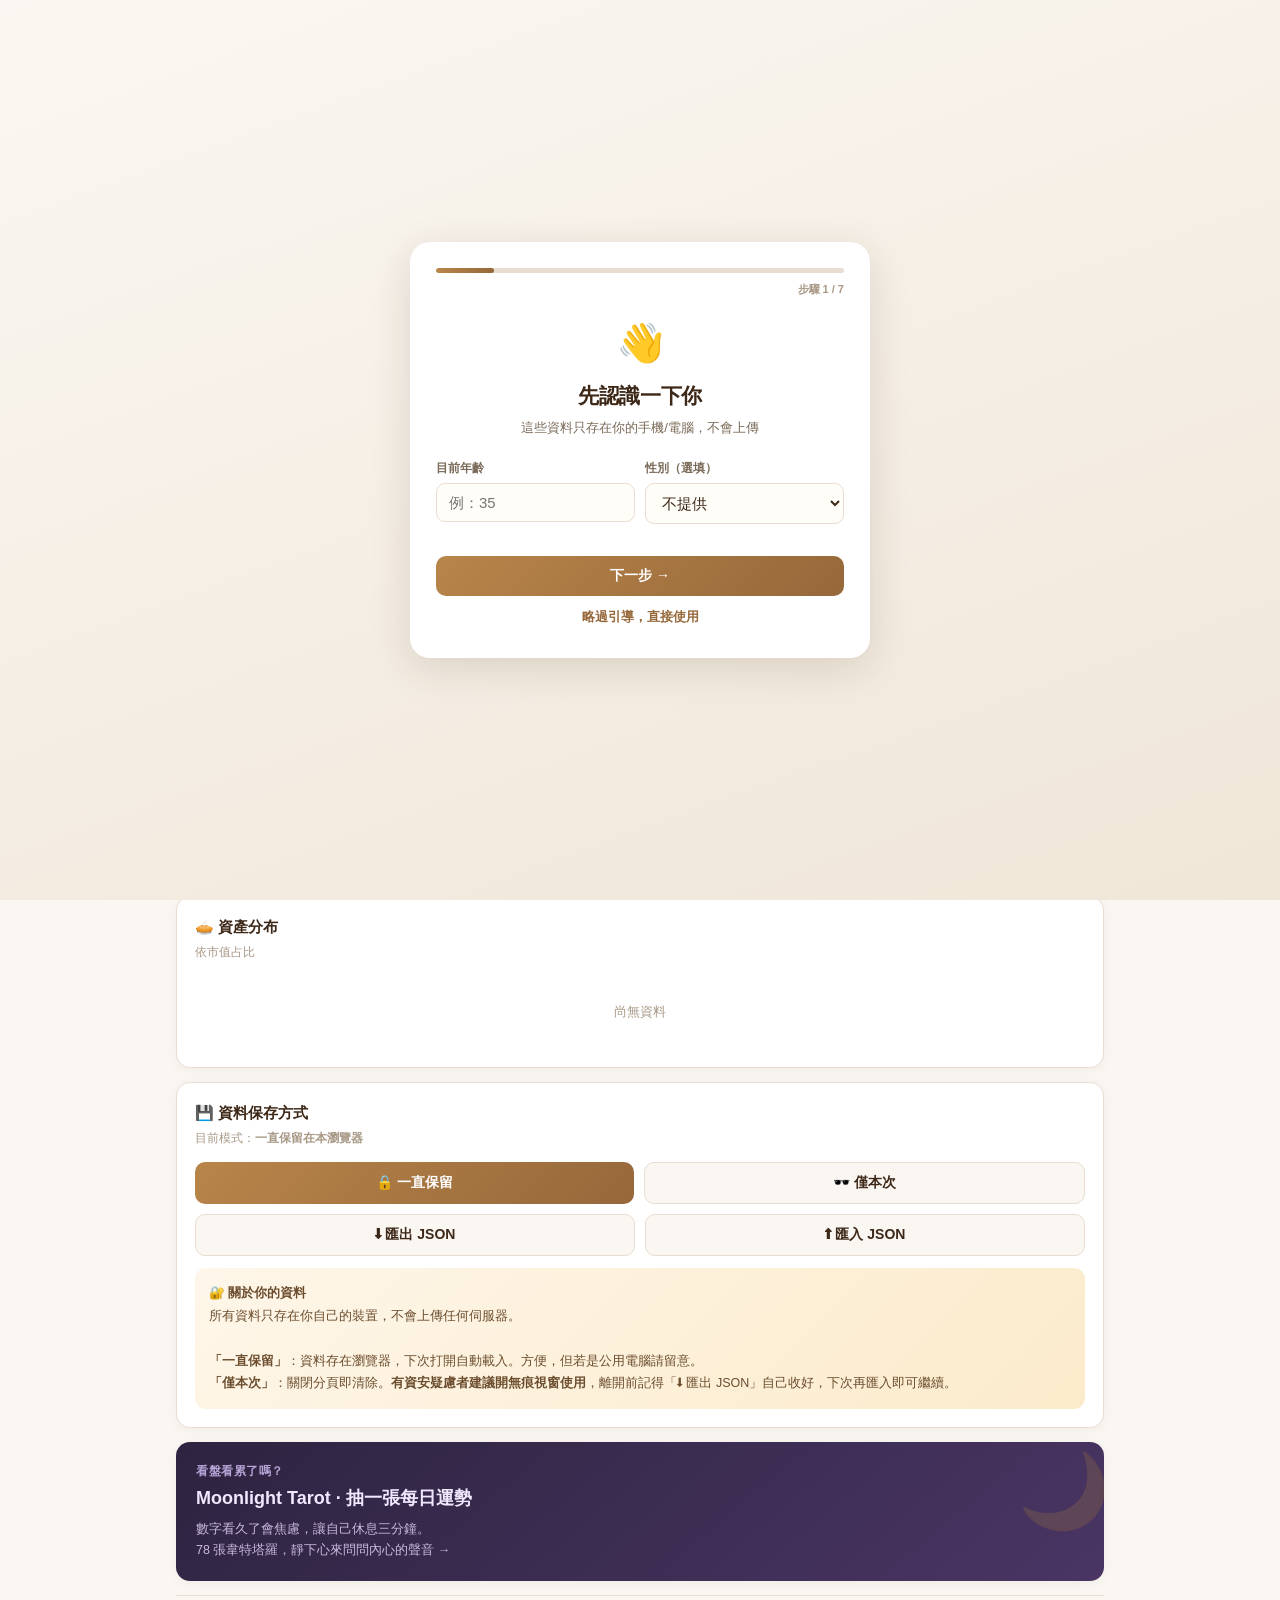
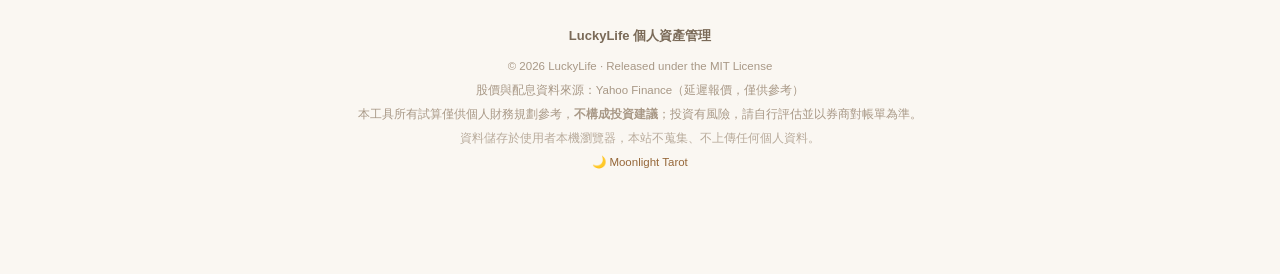
<file: index.html>
<!DOCTYPE html>
<html lang="zh-TW">
<head>
<meta charset="UTF-8">
<meta name="viewport" content="width=device-width,initial-scale=1,viewport-fit=cover">
<title>LuckyLife · 個人資產管理</title>
<meta name="description" content="免費個人資產管理工具：台股自動報價、資產配置、房貸試算、退休倒數。資料只存在你的瀏覽器。">
<meta name="author" content="LuckyLife">
<link rel="stylesheet" href="css/main.css">
</head>
<body>
<nav class="nav"><div class="nav-in">
  <div class="logo">Lucky<span>Life</span></div>
</div></nav>

<div class="wrap">
  <div class="tabs">
    <button class="tab on" data-p="overview">總覽</button>
    <button class="tab" data-p="stocks">股票</button>
    <button class="tab" data-p="dividends">股息</button>
    <button class="tab" data-p="assets">其他資產</button>
    <button class="tab" data-p="realty">不動產</button>
    <button class="tab" data-p="settings">設定</button>
  </div>

  <div class="page on" id="p-overview"></div>
  <div class="page" id="p-stocks"></div>
  <div class="page" id="p-dividends"></div>
  <div class="page" id="p-assets"></div>
  <div class="page" id="p-realty"></div>
  <div class="page" id="p-settings"></div>
</div>

<div class="ob" id="obLayer"></div>
<div class="modal" id="modal"></div>
<div class="toast" id="toast"></div>

<script src="js/store.js"></script>
<script src="js/quote.js"></script>
<script src="js/onboard.js"></script>
<script src="js/app.js"></script>
</body></html>
</file>
<file: css/main.css>
:root{--bg:#faf7f2;--card:#fff;--ink:#3d2818;--muted:#7a6a58;--soft:#a89886;--line:#e8ddd0;
--gold:#b8854a;--gold-d:#96683a;--green:#2d6a4f;--green-l:#e8f5e9;--red:#9d2933;--red-l:#fdeeee;
--blue:#1a5276;--r:14px;--sh:0 2px 12px rgba(61,40,24,.06)}
*{margin:0;padding:0;box-sizing:border-box;-webkit-tap-highlight-color:transparent}
body{font-family:-apple-system,BlinkMacSystemFont,'Noto Sans TC','Segoe UI',sans-serif;
background:var(--bg);color:var(--ink);line-height:1.6;font-size:15px}
.wrap{max-width:960px;margin:0 auto;padding:0 16px}
a{color:var(--gold-d);text-decoration:none}
.nav{background:rgba(250,247,242,.92);backdrop-filter:blur(10px);border-bottom:1px solid var(--line);position:sticky;top:0;z-index:100}
.nav-in{max-width:960px;margin:0 auto;padding:12px 16px;display:flex;align-items:center;gap:8px}
.logo{font-weight:800;font-size:17px;letter-spacing:.3px;margin-right:auto;cursor:pointer}
.logo span{color:var(--gold)}
.nav a.nl{padding:7px 12px;border-radius:8px;font-size:14px;color:var(--muted);font-weight:600}
.nav a.nl:hover{background:var(--line)}
.nav a.nl.on{background:var(--ink);color:#fff}
.tabs{display:flex;gap:6px;overflow-x:auto;padding:14px 0 4px;scrollbar-width:none}
.tabs::-webkit-scrollbar{display:none}
.tab{flex:0 0 auto;padding:9px 16px;border:1px solid var(--line);background:var(--card);
border-radius:20px;font-size:14px;font-weight:600;color:var(--muted);cursor:pointer;font-family:inherit}
.tab.on{background:var(--ink);color:#fff;border-color:var(--ink)}
.page{display:none;padding:6px 0 60px}
.page.on{display:block}
.card{background:var(--card);border:1px solid var(--line);border-radius:var(--r);padding:18px;margin-bottom:14px;box-shadow:var(--sh)}
.ct{font-size:15px;font-weight:700;margin-bottom:4px;display:flex;justify-content:space-between;align-items:center;gap:8px}
.cs{font-size:12px;color:var(--soft);margin-bottom:14px}
.row{display:flex;gap:10px;flex-wrap:wrap}
.fg{flex:1;min-width:130px;margin-bottom:12px}
.fl{display:block;font-size:12px;color:var(--muted);margin-bottom:5px;font-weight:600}
.fi,select.fi{width:100%;padding:10px 12px;border:1px solid var(--line);border-radius:9px;
font-size:15px;font-family:inherit;background:#fffdf8;color:var(--ink)}
.fi:focus{outline:none;border-color:var(--gold)}
.btn{padding:11px 18px;border:none;border-radius:10px;font-size:14px;font-weight:700;
cursor:pointer;font-family:inherit;transition:opacity .15s}
.btn:active{opacity:.75}
.b1{background:linear-gradient(135deg,var(--gold),var(--gold-d));color:#fff}
.b2{background:var(--bg);color:var(--ink);border:1px solid var(--line)}
.b3{background:none;color:var(--gold-d);padding:6px 10px;font-size:13px}
.bs{padding:7px 12px;font-size:13px}
.full{width:100%}
.hero{background:linear-gradient(140deg,#fff 0%,#fdf8f0 100%);border:1px solid var(--line);
border-radius:18px;padding:22px;margin:14px 0;box-shadow:var(--sh)}
.hl{font-size:12px;color:var(--muted);font-weight:600}
.hv{font-family:'SF Mono',Menlo,monospace;font-size:36px;font-weight:800;letter-spacing:-1px;line-height:1.15}
.hu{font-size:15px;color:var(--muted);margin-left:5px;font-weight:600}
.grid{display:grid;grid-template-columns:repeat(auto-fit,minmax(120px,1fr));gap:10px;margin-top:14px}
.st{background:var(--bg);border-radius:10px;padding:12px}
.st .l{font-size:11px;color:var(--muted)}
.st .v{font-family:'SF Mono',Menlo,monospace;font-size:19px;font-weight:700;margin-top:2px}
.up{color:var(--green)}.dn{color:var(--red)}
.item{display:flex;align-items:center;gap:11px;padding:12px;background:var(--bg);border-radius:11px;margin-bottom:8px}
.dot{width:9px;height:9px;border-radius:50%;flex-shrink:0}
.item .n{font-weight:700;font-size:14px}
.item .m{font-size:11px;color:var(--soft);margin-top:1px}
.item .r{margin-left:auto;text-align:right}
.item .r .v{font-family:'SF Mono',Menlo,monospace;font-weight:700;font-size:14px}
.x{background:none;border:none;color:var(--soft);cursor:pointer;font-size:17px;padding:2px 5px;line-height:1}
.empty{text-align:center;padding:26px 14px;color:var(--soft);font-size:13px}
.bar{height:8px;background:var(--bg);border-radius:4px;overflow:hidden;margin-top:5px}
.bar>div{height:100%;border-radius:4px;transition:width .5s}
.mini{display:flex;justify-content:space-between;font-size:12px;margin-bottom:3px}
.tag{display:inline-block;padding:3px 9px;border-radius:20px;font-size:11px;font-weight:700}
.tg{background:var(--green-l);color:var(--green)}
.tr{background:var(--red-l);color:var(--red)}
.tn{background:var(--line);color:var(--muted)}
.note{background:linear-gradient(135deg,#fef6e9,#fcebcb);border-radius:11px;padding:14px;font-size:12.5px;color:#6b4d2e;line-height:1.8}
.toast{position:fixed;bottom:24px;left:50%;transform:translateX(-50%) translateY(80px);
background:var(--ink);color:#fff;padding:12px 22px;border-radius:11px;font-size:14px;
z-index:999;opacity:0;transition:.3s;pointer-events:none;box-shadow:0 6px 20px rgba(0,0,0,.2)}
.toast.on{transform:translateX(-50%) translateY(0);opacity:1}
.modal{position:fixed;inset:0;background:rgba(61,40,24,.5);z-index:200;display:none;align-items:center;justify-content:center;padding:16px}
.modal.on{display:flex}
.mbox{background:var(--card);border-radius:16px;padding:22px;max-width:420px;width:100%;max-height:88vh;overflow-y:auto}
table{width:100%;border-collapse:collapse;font-size:13px}
th,td{padding:9px 7px;text-align:right;border-bottom:1px solid var(--line)}
th{font-size:11px;color:var(--muted);font-weight:600}
th:first-child,td:first-child{text-align:left}
.sec{font-size:13px;font-weight:700;margin:18px 0 10px;color:var(--ink)}
@media(max-width:600px){.hv{font-size:31px}.wrap{padding:0 13px}}

/* ===== Onboarding ===== */
.ob{position:fixed;inset:0;background:linear-gradient(160deg,#faf7f2,#f0e6d8);z-index:300;display:none;align-items:center;justify-content:center;padding:16px;overflow-y:auto}
.ob.on{display:flex}
.ob-box{background:var(--card);border-radius:20px;padding:26px;max-width:460px;width:100%;box-shadow:0 10px 40px rgba(61,40,24,.14);max-height:94vh;overflow-y:auto}
.ob-bar{height:5px;background:var(--line);border-radius:3px;overflow:hidden;margin-bottom:8px}
.ob-bar>div{height:100%;background:linear-gradient(90deg,var(--gold),var(--gold-d));border-radius:3px;transition:width .4s}
.ob-step{font-size:11px;color:var(--soft);text-align:right;margin-bottom:14px;font-weight:600}
.ob-icon{font-size:38px;text-align:center;margin-bottom:6px}
.ob-box h2{font-size:21px;text-align:center;margin-bottom:5px;letter-spacing:-.4px}
.ob-sub{font-size:13px;color:var(--muted);text-align:center;margin-bottom:20px}
.ob-hint{font-size:12.5px;color:var(--gold-d);background:#fdf6ea;border-radius:9px;padding:10px 12px;margin-top:6px}
.ob-empty{font-size:12.5px;color:var(--soft);text-align:center;padding:14px;background:var(--bg);border-radius:9px;margin-bottom:12px}
.ob-row{display:flex;align-items:center;gap:7px;font-size:13.5px;padding:9px 12px;background:var(--bg);border-radius:9px;margin-bottom:7px}
.ob-row .x{margin-left:auto}
.ob-chips{display:flex;flex-wrap:wrap;gap:8px}
.chip{padding:9px 15px;border-radius:22px;border:1.5px solid var(--line);background:var(--card);font-size:13.5px;font-weight:600;color:var(--muted);cursor:pointer;font-family:inherit}
.chip.on{background:var(--ink);color:#fff;border-color:var(--ink)}

/* ===== Dashboard ===== */
.dash{display:grid;grid-template-columns:repeat(auto-fit,minmax(150px,1fr));gap:11px;margin-bottom:14px}
.dcard{background:var(--card);border:1px solid var(--line);border-radius:var(--r);padding:15px;box-shadow:var(--sh)}
.dcard .dl{font-size:11.5px;color:var(--muted);font-weight:600;display:flex;align-items:center;gap:4px}
.dcard .dv{font-family:'SF Mono',Menlo,monospace;font-size:23px;font-weight:800;letter-spacing:-.5px;margin-top:3px}
.dcard .dm{font-size:11px;color:var(--soft);margin-top:2px}
.ring{display:flex;align-items:center;gap:16px}
.ring svg{flex:0 0 88px}
.donut{display:flex;align-items:center;gap:18px;flex-wrap:wrap}
.legend{flex:1;min-width:150px}
.lg{display:flex;align-items:center;gap:7px;font-size:12.5px;margin-bottom:6px}
.lg .sw{width:10px;height:10px;border-radius:3px;flex-shrink:0}
.lg .lv{margin-left:auto;font-family:'SF Mono',Menlo,monospace;font-weight:700}
</file>
